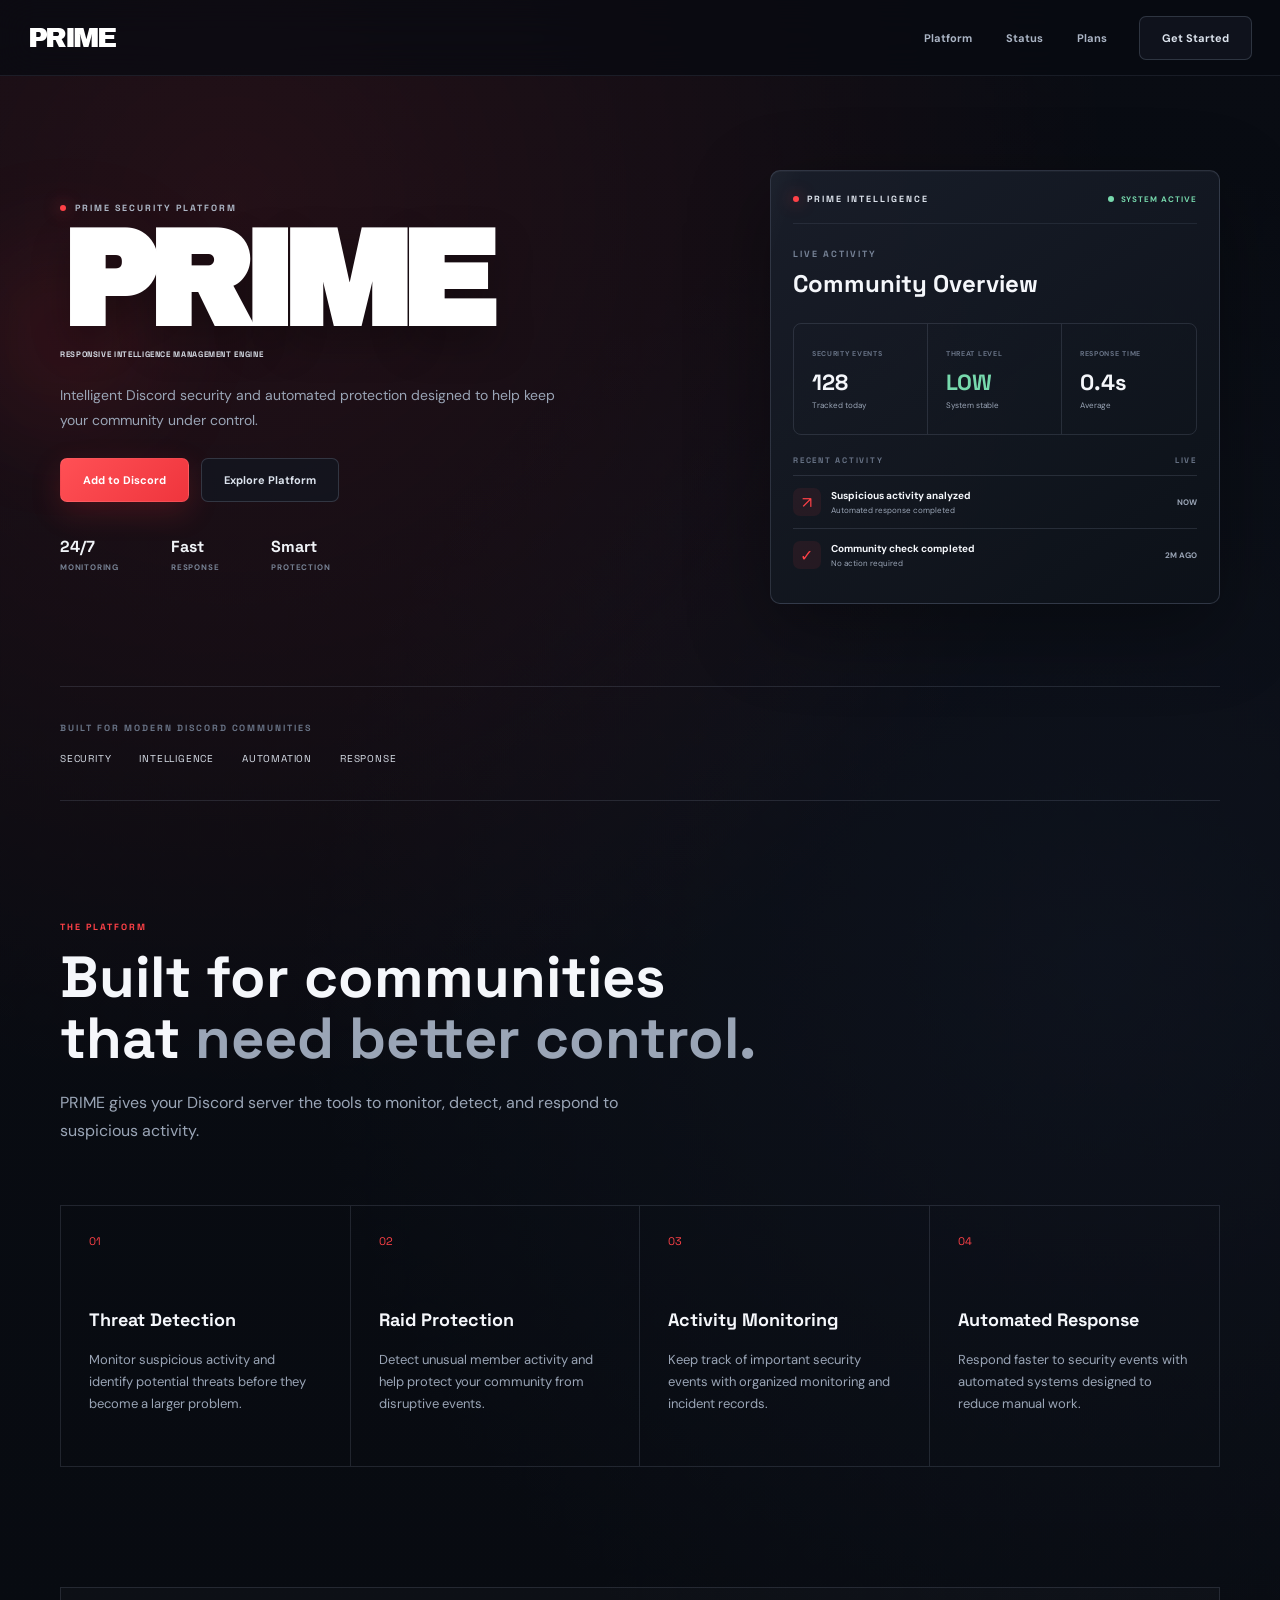
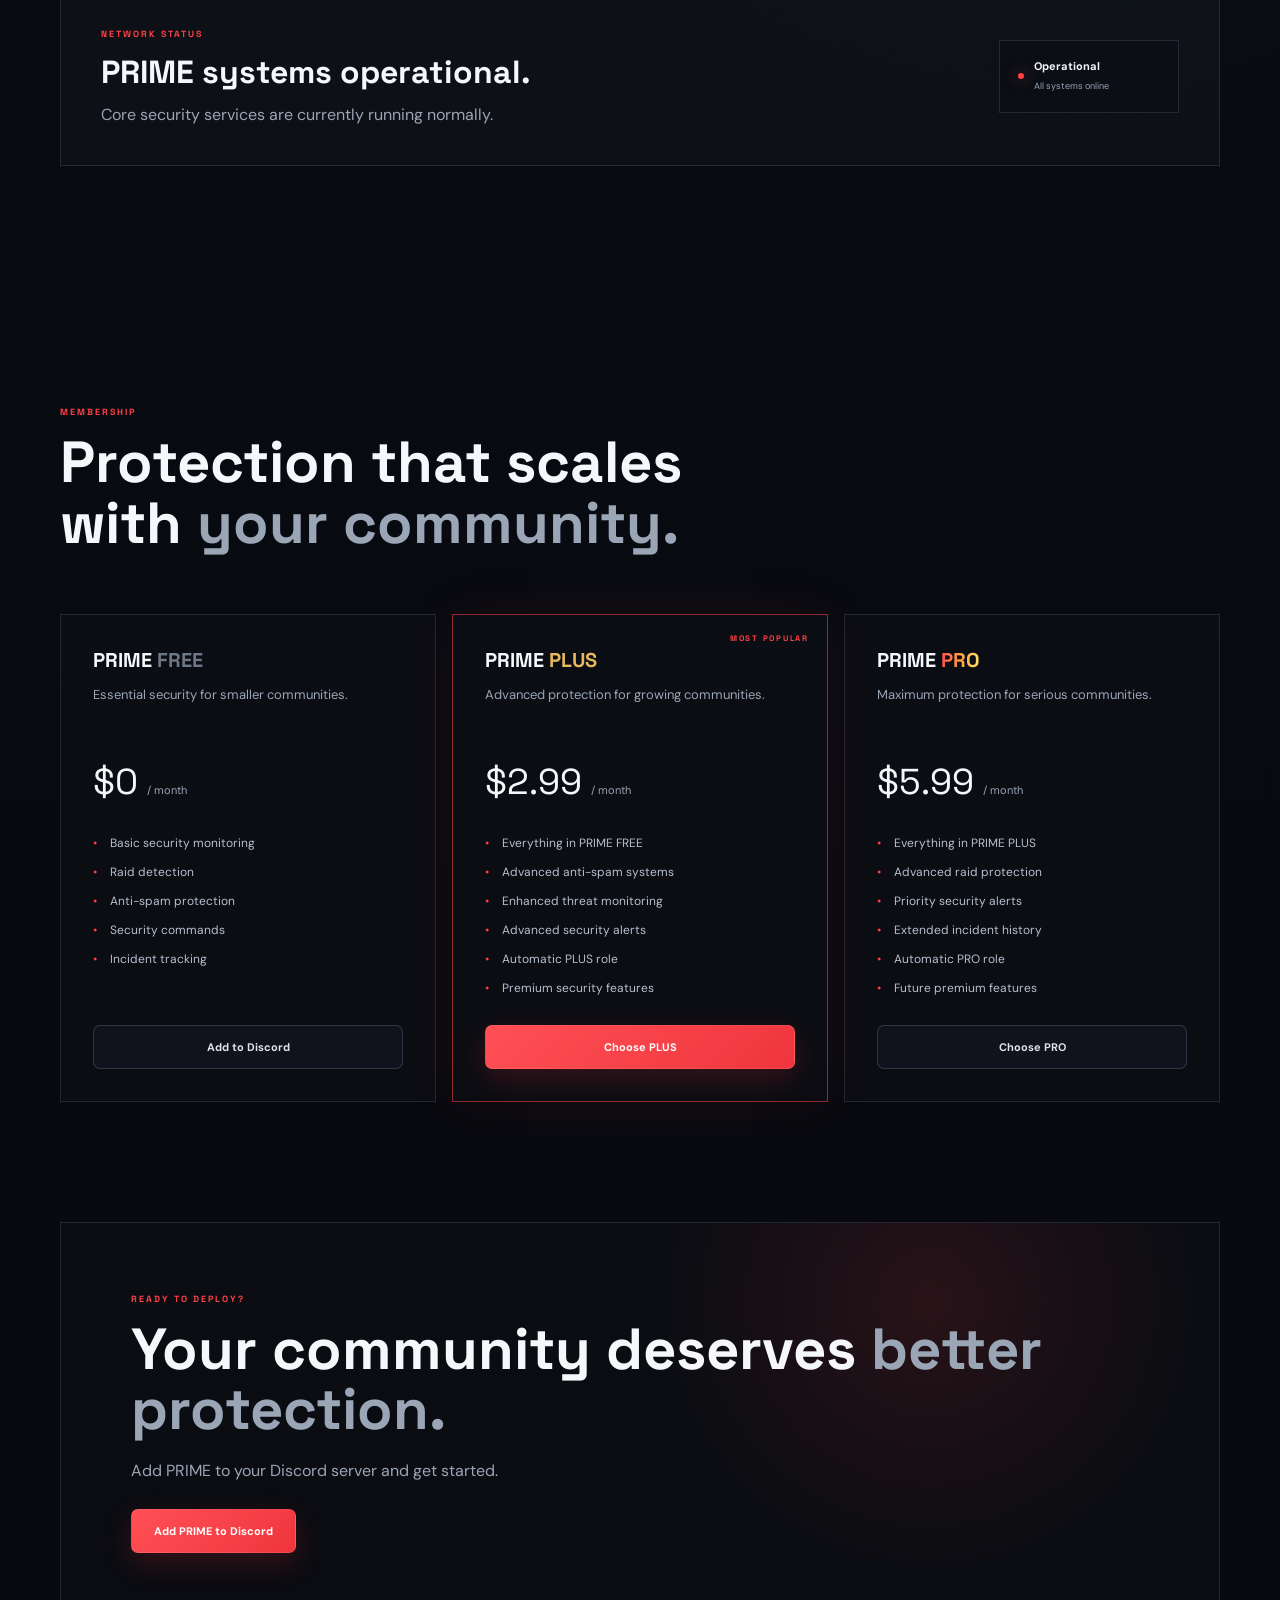
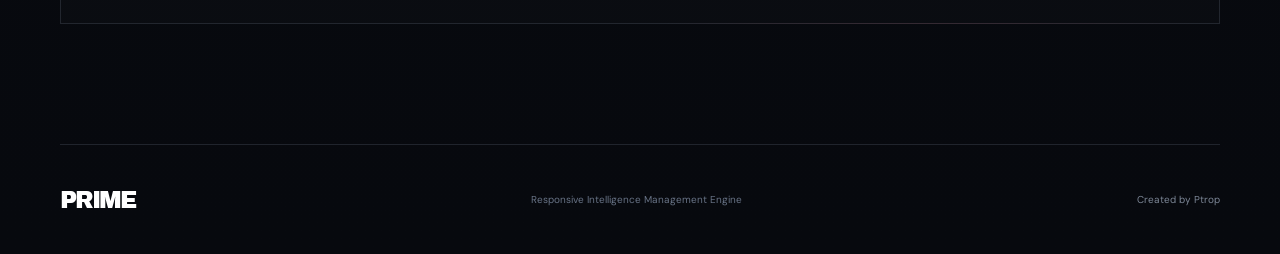
<file: index.html>
<!DOCTYPE html>
<html lang="en">
<head>
    <meta charset="UTF-8">
    <meta name="viewport" content="width=device-width, initial-scale=1.0">

    <title>PRIME | Discord Security</title>

    <link rel="preconnect" href="https://fonts.googleapis.com">
    <link rel="preconnect" href="https://fonts.gstatic.com" crossorigin>

    <link
        href="https://fonts.googleapis.com/css2?family=Archivo+Black&family=DM+Sans:wght@400;500;600;700&family=Space+Grotesk:wght@400;500;600;700&display=swap"
        rel="stylesheet"
    >

    <link rel="stylesheet" href="style.css">
</head>

<body>

    <div class="background-grid"></div>
    <div class="background-glow glow-left"></div>
    <div class="background-glow glow-right"></div>
    <div class="scanline"></div>
    <div id="particles" class="particles" aria-hidden="true"></div>

    <nav>
        <a
            href="#home"
            class="nav-logo"
            aria-label="PRIME Home"
        >
            PRIME
        </a>

        <div class="nav-links">
            <a href="#features">Platform</a>
            <a href="#status">Status</a>
            <a href="#pricing">Plans</a>
        </div>

        <button class="nav-button add-button">
            Get Started
        </button>
    </nav>

    <main id="home">

        <!-- HERO -->

        <section class="hero">

            <div class="hero-content reveal">

                <div class="eyebrow">
                    <span class="eyebrow-dot"></span>
                    PRIME SECURITY PLATFORM
                </div>

                <h1 class="prime-title">
                    PRIME
                </h1>

                <div class="hero-subtitle">
                    RESPONSIVE INTELLIGENCE MANAGEMENT ENGINE
                </div>

                <p class="hero-description">
                    Intelligent Discord security and automated protection designed
                    to help keep your community under control.
                </p>

                <div class="hero-buttons">

                    <button class="primary-button add-button">
                        Add to Discord
                    </button>

                    <a
                        href="#features"
                        class="secondary-button"
                    >
                        Explore Platform
                    </a>

                </div>

                <div class="hero-stats">

                    <div class="stat">
                        <strong>24/7</strong>
                        <span>Monitoring</span>
                    </div>

                    <div class="stat">
                        <strong>Fast</strong>
                        <span>Response</span>
                    </div>

                    <div class="stat">
                        <strong>Smart</strong>
                        <span>Protection</span>
                    </div>

                </div>

            </div>


            <!-- DASHBOARD -->

            <div class="dashboard-wrap reveal">

                <div class="dashboard-card">

                    <div class="dashboard-sweep"></div>

                    <div class="dashboard-top">

                        <div class="dashboard-brand">
                            <span class="dashboard-brand-dot"></span>
                            PRIME INTELLIGENCE
                        </div>

                        <div class="system-active">
                            <span class="live-ping"></span>
                            SYSTEM ACTIVE
                        </div>

                    </div>

                    <div class="dashboard-label">
                        LIVE ACTIVITY
                    </div>

                    <h2 class="dashboard-title">
                        Community Overview
                    </h2>


                    <div class="dashboard-metrics">

                        <div class="metric">

                            <span class="metric-label">
                                SECURITY EVENTS
                            </span>

                            <strong
                                class="metric-value counter"
                                data-target="128"
                            >
                                128
                            </strong>

                            <span class="metric-sub">
                                Tracked today
                            </span>

                        </div>


                        <div class="metric">

                            <span class="metric-label">
                                THREAT LEVEL
                            </span>

                            <strong class="metric-value low">
                                LOW
                            </strong>

                            <span class="metric-sub">
                                System stable
                            </span>

                        </div>


                        <div class="metric">

                            <span class="metric-label">
                                RESPONSE TIME
                            </span>

                            <strong class="metric-value">
                                0.4s
                            </strong>

                            <span class="metric-sub">
                                Average
                            </span>

                        </div>

                    </div>


                    <div class="activity-section">

                        <div class="activity-heading">
                            <span>RECENT ACTIVITY</span>
                            <span>LIVE</span>
                        </div>


                        <div class="activity-row">

                            <div class="activity-icon">
                                ↗
                            </div>

                            <div class="activity-info">

                                <strong class="activity-name">
                                    Suspicious activity analyzed
                                </strong>

                                <span class="activity-sub">
                                    Automated response completed
                                </span>

                            </div>

                            <span class="activity-time">
                                NOW
                            </span>

                        </div>


                        <div class="activity-row">

                            <div class="activity-icon">
                                ✓
                            </div>

                            <div class="activity-info">

                                <strong class="activity-name">
                                    Community check completed
                                </strong>

                                <span class="activity-sub">
                                    No action required
                                </span>

                            </div>

                            <span class="activity-time">
                                2M AGO
                            </span>

                        </div>

                    </div>

                </div>

            </div>

        </section>


        <!-- TRUST -->

        <section class="trust-section reveal">

            <span class="trust-label">
                BUILT FOR MODERN DISCORD COMMUNITIES
            </span>

            <div class="trust-items">
                <span>SECURITY</span>
                <span>INTELLIGENCE</span>
                <span>AUTOMATION</span>
                <span>RESPONSE</span>
            </div>

        </section>


        <!-- FEATURES -->

        <section
            id="features"
            class="features"
        >

            <div class="section-header reveal">

                <div class="section-kicker">
                    THE PLATFORM
                </div>

                <h2>
                    Built for communities that
                    <span>need better control.</span>
                </h2>

                <p>
                    PRIME gives your Discord server the tools to monitor,
                    detect, and respond to suspicious activity.
                </p>

            </div>


            <div class="feature-grid">


                <article class="feature-card reveal">

                    <div class="feature-number">
                        01
                    </div>

                    <h3>
                        Threat Detection
                    </h3>

                    <p>
                        Monitor suspicious activity and identify potential
                        threats before they become a larger problem.
                    </p>

                </article>


                <article class="feature-card reveal">

                    <div class="feature-number">
                        02
                    </div>

                    <h3>
                        Raid Protection
                    </h3>

                    <p>
                        Detect unusual member activity and help protect
                        your community from disruptive events.
                    </p>

                </article>


                <article class="feature-card reveal">

                    <div class="feature-number">
                        03
                    </div>

                    <h3>
                        Activity Monitoring
                    </h3>

                    <p>
                        Keep track of important security events with
                        organized monitoring and incident records.
                    </p>

                </article>


                <article class="feature-card reveal">

                    <div class="feature-number">
                        04
                    </div>

                    <h3>
                        Automated Response
                    </h3>

                    <p>
                        Respond faster to security events with automated
                        systems designed to reduce manual work.
                    </p>

                </article>


            </div>

        </section>


        <!-- STATUS -->

        <section
            id="status"
            class="status-section reveal"
        >

            <div class="status-card">

                <div class="status-left">

                    <div class="section-kicker">
                        NETWORK STATUS
                    </div>

                    <h2>
                        PRIME systems operational.
                    </h2>

                    <p>
                        Core security services are currently running normally.
                    </p>

                </div>


                <div class="status-indicator">

                    <div class="status-dot"></div>

                    <div>

                        <strong>
                            Operational
                        </strong>

                        <span>
                            All systems online
                        </span>

                    </div>

                </div>

            </div>

        </section>


        <!-- PRICING -->

        <section
            id="pricing"
            class="pricing"
        >

            <div class="section-header reveal">

                <div class="section-kicker">
                    MEMBERSHIP
                </div>

                <h2>
                    Protection that scales with
                    <span>your community.</span>
                </h2>

            </div>


            <div class="pricing-grid">


                <!-- FREE -->

                <article class="plan-card reveal">

                    <div class="plan-top">

                        <h3 class="plan-name prime-free">
                            PRIME <span>FREE</span>
                        </h3>

                        <p>
                            Essential security for smaller communities.
                        </p>

                    </div>


                    <div class="price">
                        $0 <span>/ month</span>
                    </div>


                    <ul>
                        <li>Basic security monitoring</li>
                        <li>Raid detection</li>
                        <li>Anti-spam protection</li>
                        <li>Security commands</li>
                        <li>Incident tracking</li>
                    </ul>


                    <button class="plan-button free-button add-button">
                        Add to Discord
                    </button>

                </article>


                <!-- PLUS -->

                <article class="plan-card popular reveal">

                    <div class="plan-tag">
                        MOST POPULAR
                    </div>


                    <div class="plan-top">

                        <h3 class="plan-name prime-plus">
                            PRIME <span>PLUS</span>
                        </h3>

                        <p>
                            Advanced protection for growing communities.
                        </p>

                    </div>


                    <div class="price">
                        $2.99 <span>/ month</span>
                    </div>


                    <ul>
                        <li>Everything in PRIME FREE</li>
                        <li>Advanced anti-spam systems</li>
                        <li>Enhanced threat monitoring</li>
                        <li>Advanced security alerts</li>
                        <li>Automatic PLUS role</li>
                        <li>Premium security features</li>
                    </ul>


                    <button
                        class="plan-button plus-button plan-select"
                        data-plan="PRIME PLUS"
                    >
                        Choose PLUS
                    </button>

                </article>


                <!-- PRO -->

                <article class="plan-card reveal">

                    <div class="plan-top">

                        <h3 class="plan-name prime-pro">
                            PRIME <span>PRO</span>
                        </h3>

                        <p>
                            Maximum protection for serious communities.
                        </p>

                    </div>


                    <div class="price">
                        $5.99 <span>/ month</span>
                    </div>


                    <ul>
                        <li>Everything in PRIME PLUS</li>
                        <li>Advanced raid protection</li>
                        <li>Priority security alerts</li>
                        <li>Extended incident history</li>
                        <li>Automatic PRO role</li>
                        <li>Future premium features</li>
                    </ul>


                    <button
                        class="plan-button pro-button plan-select"
                        data-plan="PRIME PRO"
                    >
                        Choose PRO
                    </button>

                </article>


            </div>

        </section>


        <!-- FINAL CTA -->

        <section class="final-cta reveal">

            <div class="cta-box">

                <div class="section-kicker">
                    READY TO DEPLOY?
                </div>

                <h2>
                    Your community deserves
                    <span>better protection.</span>
                </h2>

                <p>
                    Add PRIME to your Discord server and get started.
                </p>

                <button class="primary-button add-button">
                    Add PRIME to Discord
                </button>

            </div>

        </section>

    </main>


    <!-- MODAL -->

    <div
        id="messageModal"
        class="modal hidden"
        aria-hidden="true"
    >

        <div
            class="modal-content"
            role="dialog"
            aria-modal="true"
        >

            <button
                id="closeModal"
                class="close-button"
                aria-label="Close"
            >
                ×
            </button>


            <div class="modal-kicker">
                PRIME
            </div>


            <h2 id="modalTitle">
                PRIME
            </h2>


            <p id="modalText"></p>


            <button
                id="modalButton"
                class="primary-button"
            >
                Continue
            </button>

        </div>

    </div>


    <!-- FOOTER -->

    <footer>

        <div class="footer-logo">
            PRIME
        </div>

        <p>
            Responsive Intelligence Management Engine
        </p>

        <p class="footer-credit">
            Created by Ptrop
        </p>

    </footer>


    <script src="script.js"></script>

</body>
</html>
</file>
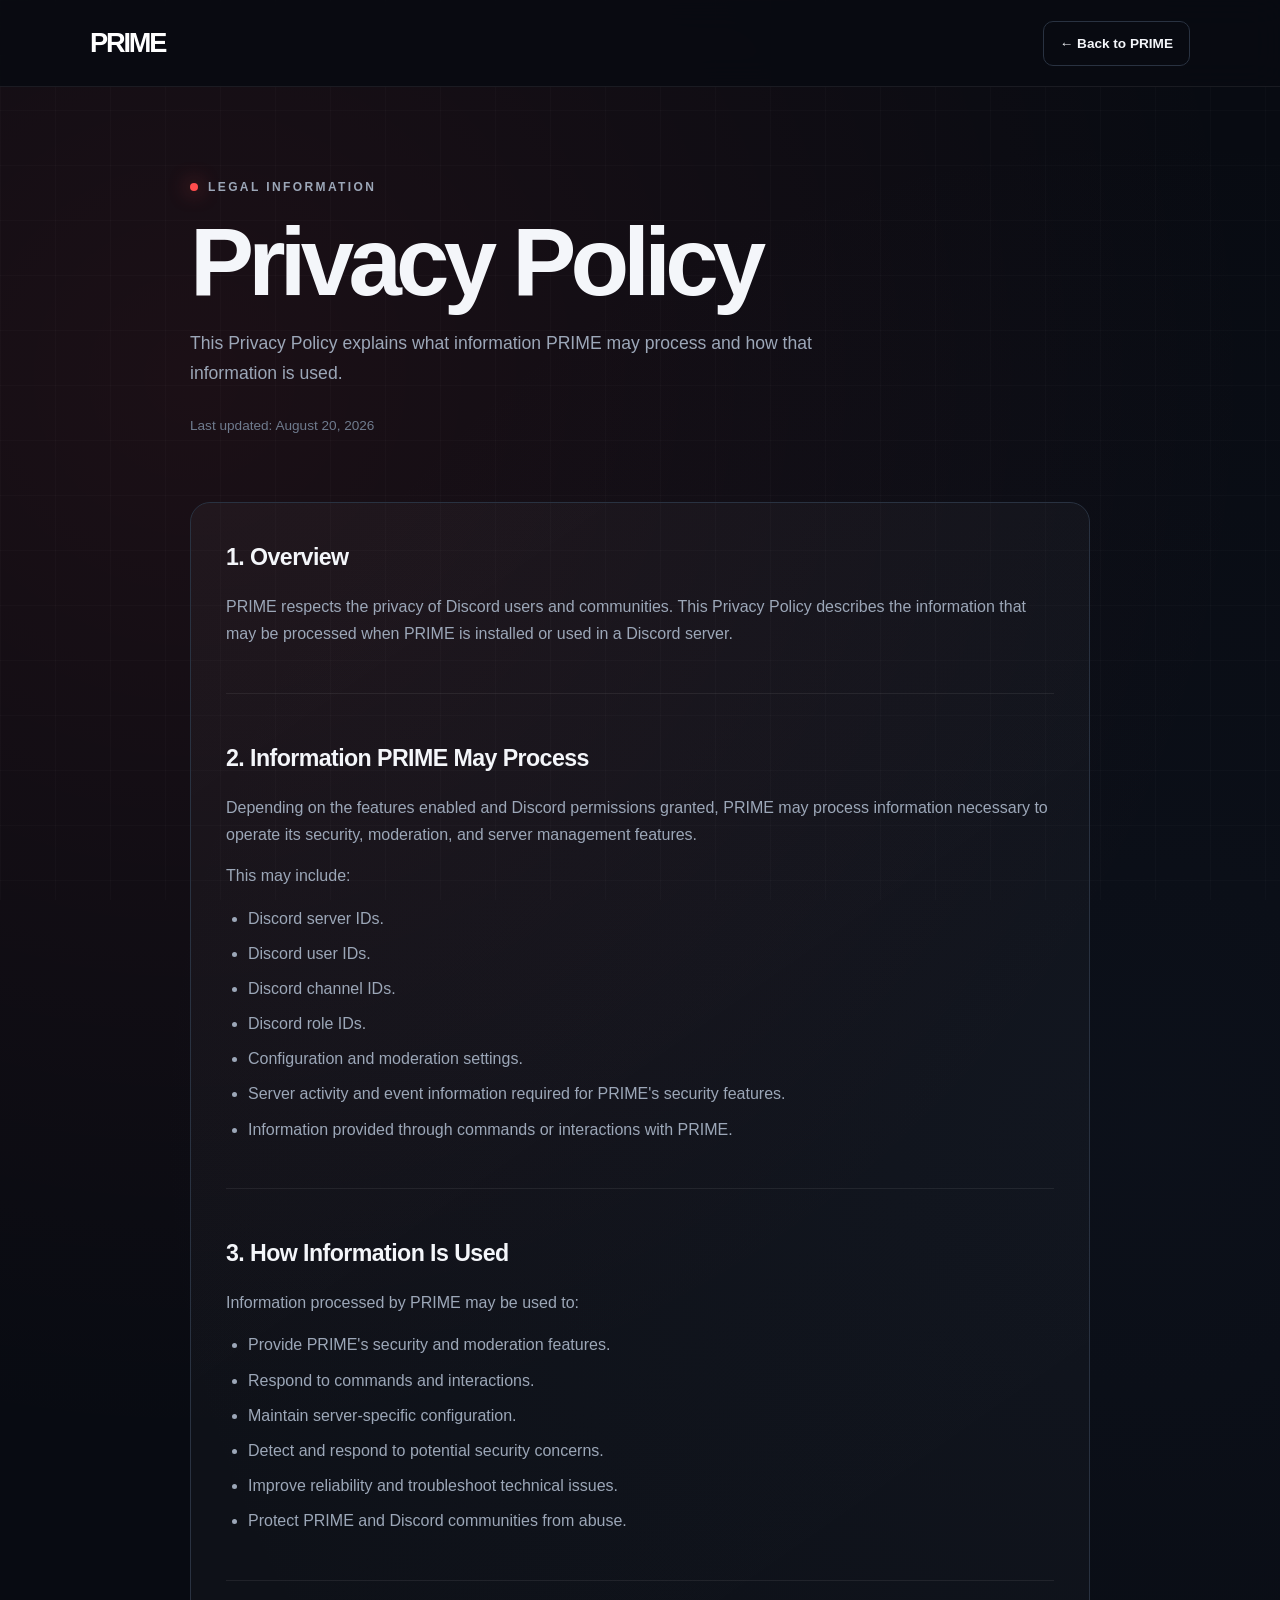
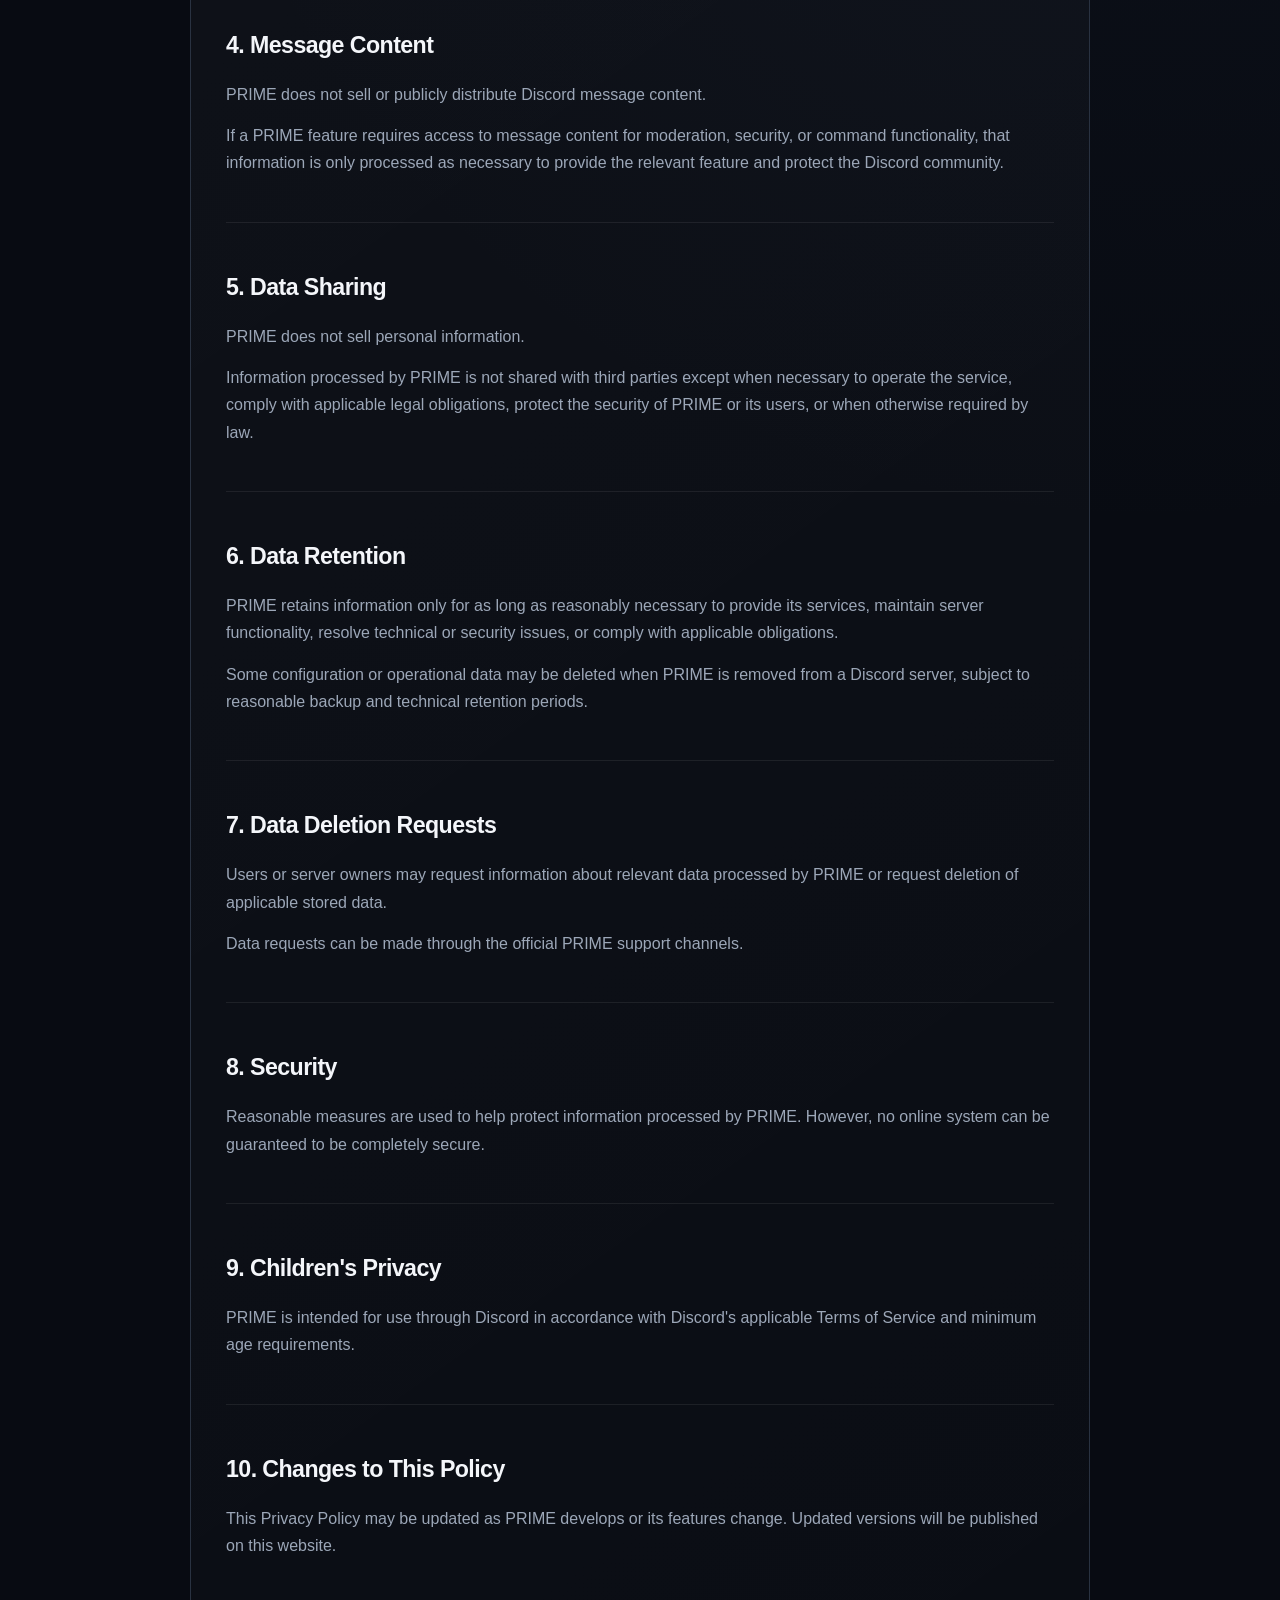
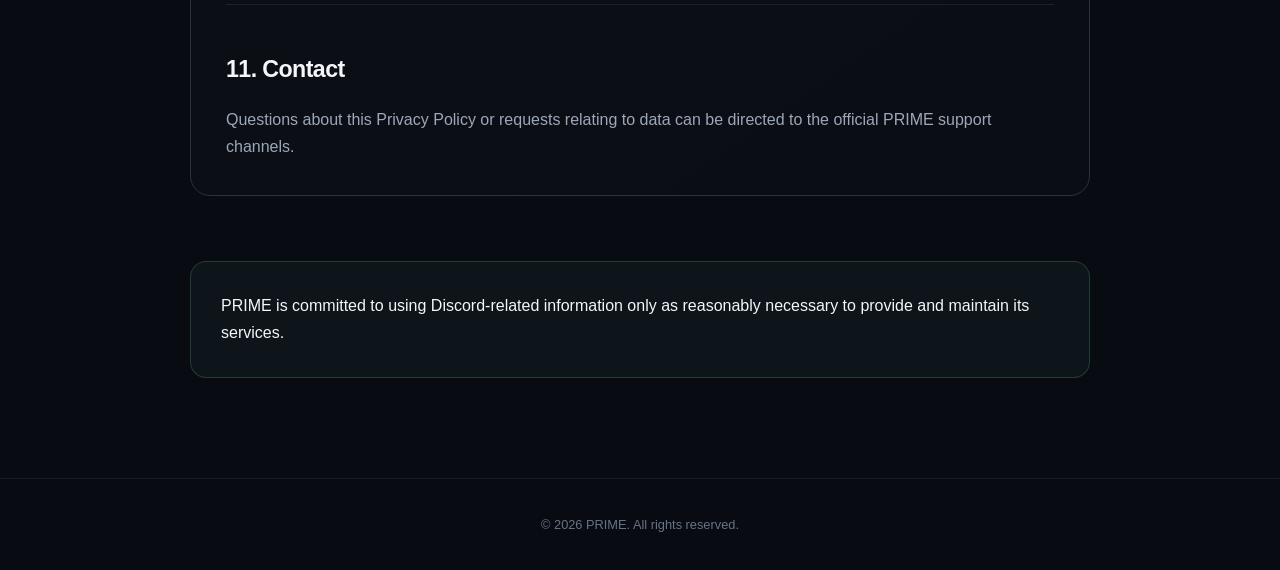
<file: privacy.html>
<!DOCTYPE html>
<html lang="en">
<head>
    <meta charset="UTF-8">
    <meta name="viewport" content="width=device-width, initial-scale=1.0">

    <title>Privacy Policy | PRIME</title>

    <style>
        :root {
            --background: #080b12;
            --surface: #10151f;
            --surface-light: #151c28;
            --border: #293241;
            --text: #f4f6fa;
            --muted: #9ca7b8;
            --red: #ff4d4d;
            --green: #71d6b1;
        }

        * {
            box-sizing: border-box;
            margin: 0;
            padding: 0;
        }

        html {
            scroll-behavior: smooth;
        }

        body {
            min-height: 100vh;
            background:
                radial-gradient(
                    circle at 15% 10%,
                    rgba(255, 70, 70, 0.08),
                    transparent 30%
                ),
                radial-gradient(
                    circle at 90% 30%,
                    rgba(60, 80, 120, 0.08),
                    transparent 35%
                ),
                var(--background);

            color: var(--text);
            font-family:
                Inter,
                Arial,
                sans-serif;

            line-height: 1.7;
        }

        body::before {
            content: "";
            position: fixed;
            inset: 0;

            background-image:
                linear-gradient(
                    rgba(255, 255, 255, 0.018) 1px,
                    transparent 1px
                ),
                linear-gradient(
                    90deg,
                    rgba(255, 255, 255, 0.018) 1px,
                    transparent 1px
                );

            background-size: 55px 55px;
            pointer-events: none;
        }

        header {
            position: sticky;
            top: 0;
            z-index: 10;

            display: flex;
            align-items: center;
            justify-content: space-between;

            width: 100%;
            padding: 20px max(24px, calc((100% - 1100px) / 2));

            background: rgba(8, 11, 18, 0.88);
            backdrop-filter: blur(16px);

            border-bottom:
                1px solid rgba(255, 255, 255, 0.07);
        }

        .logo {
            color: white;
            text-decoration: none;

            font-size: 1.7rem;
            font-weight: 900;
            letter-spacing: -0.08em;
        }

        .back-button {
            color: var(--text);
            text-decoration: none;

            padding: 10px 16px;

            border:
                1px solid var(--border);

            border-radius: 10px;

            font-size: 0.85rem;
            font-weight: 700;

            transition:
                transform 0.2s ease,
                background 0.2s ease,
                border-color 0.2s ease;
        }

        .back-button:hover {
            transform: translateY(-2px);

            background: rgba(255, 255, 255, 0.05);
            border-color: rgba(255, 255, 255, 0.25);
        }

        main {
            position: relative;

            width: min(900px, calc(100% - 40px));

            margin: 0 auto;

            padding: 90px 0 100px;
        }

        .eyebrow {
            display: flex;
            align-items: center;
            gap: 10px;

            color: var(--muted);

            margin-bottom: 18px;

            font-size: 0.75rem;
            font-weight: 800;
            letter-spacing: 0.2em;
            text-transform: uppercase;
        }

        .dot {
            width: 8px;
            height: 8px;

            border-radius: 50%;

            background: var(--red);

            box-shadow:
                0 0 20px rgba(255, 77, 77, 0.8);
        }

        h1 {
            max-width: 700px;

            margin-bottom: 22px;

            font-size:
                clamp(
                    3rem,
                    8vw,
                    6rem
                );

            line-height: 0.95;
            letter-spacing: -0.06em;
        }

        .subtitle {
            max-width: 700px;

            color: var(--muted);

            font-size: 1.1rem;
        }

        .updated {
            margin-top: 25px;

            color: #6f7b8e;

            font-size: 0.85rem;
        }

        .content {
            margin-top: 65px;

            padding: 35px;

            background:
                linear-gradient(
                    145deg,
                    rgba(255, 255, 255, 0.035),
                    rgba(255, 255, 255, 0.01)
                );

            border:
                1px solid var(--border);

            border-radius: 20px;
        }

        section + section {
            margin-top: 45px;

            padding-top: 45px;

            border-top:
                1px solid rgba(255, 255, 255, 0.07);
        }

        h2 {
            margin-bottom: 16px;

            font-size: 1.45rem;
            letter-spacing: -0.025em;
        }

        p {
            color: var(--muted);
        }

        p + p {
            margin-top: 14px;
        }

        ul {
            margin-top: 15px;
            padding-left: 22px;

            color: var(--muted);
        }

        li + li {
            margin-top: 8px;
        }

        a {
            color: var(--text);
        }

        .highlight {
            color: var(--text);
        }

        .contact {
            margin-top: 65px;

            padding: 30px;

            background: rgba(113, 214, 177, 0.05);

            border:
                1px solid rgba(113, 214, 177, 0.2);

            border-radius: 16px;
        }

        footer {
            padding: 35px 20px;

            text-align: center;

            color: #687386;

            font-size: 0.8rem;

            border-top:
                1px solid rgba(255, 255, 255, 0.06);
        }

        @media (max-width: 600px) {
            header {
                padding: 16px 20px;
            }

            main {
                width: min(
                    100% - 30px,
                    900px
                );

                padding-top: 65px;
            }

            .content {
                padding: 24px;
                border-radius: 16px;
            }

            .back-button {
                padding: 9px 13px;
                font-size: 0.75rem;
            }
        }
    </style>
</head>

<body>

    <header>
        <a
            href="./"
            class="logo"
            aria-label="Return to PRIME home"
        >
            PRIME
        </a>

        <a
            href="./"
            class="back-button"
        >
            ← Back to PRIME
        </a>
    </header>

    <main>

        <div class="eyebrow">
            <span class="dot"></span>
            Legal Information
        </div>

        <h1>
            Privacy Policy
        </h1>

        <p class="subtitle">
            This Privacy Policy explains what information PRIME may
            process and how that information is used.
        </p>

        <p class="updated">
            Last updated: August 20, 2026
        </p>

        <div class="content">

            <section>
                <h2>1. Overview</h2>

                <p>
                    PRIME respects the privacy of Discord users and
                    communities. This Privacy Policy describes the
                    information that may be processed when PRIME is
                    installed or used in a Discord server.
                </p>
            </section>

            <section>
                <h2>2. Information PRIME May Process</h2>

                <p>
                    Depending on the features enabled and Discord
                    permissions granted, PRIME may process information
                    necessary to operate its security, moderation, and
                    server management features.
                </p>

                <p>
                    This may include:
                </p>

                <ul>
                    <li>Discord server IDs.</li>

                    <li>Discord user IDs.</li>

                    <li>Discord channel IDs.</li>

                    <li>Discord role IDs.</li>

                    <li>Configuration and moderation settings.</li>

                    <li>
                        Server activity and event information required for
                        PRIME's security features.
                    </li>

                    <li>
                        Information provided through commands or interactions
                        with PRIME.
                    </li>
                </ul>
            </section>

            <section>
                <h2>3. How Information Is Used</h2>

                <p>
                    Information processed by PRIME may be used to:
                </p>

                <ul>
                    <li>Provide PRIME's security and moderation features.</li>

                    <li>Respond to commands and interactions.</li>

                    <li>Maintain server-specific configuration.</li>

                    <li>Detect and respond to potential security concerns.</li>

                    <li>Improve reliability and troubleshoot technical issues.</li>

                    <li>Protect PRIME and Discord communities from abuse.</li>
                </ul>
            </section>

            <section>
                <h2>4. Message Content</h2>

                <p>
                    PRIME does not sell or publicly distribute Discord
                    message content.
                </p>

                <p>
                    If a PRIME feature requires access to message content for
                    moderation, security, or command functionality, that
                    information is only processed as necessary to provide the
                    relevant feature and protect the Discord community.
                </p>
            </section>

            <section>
                <h2>5. Data Sharing</h2>

                <p>
                    PRIME does not sell personal information.
                </p>

                <p>
                    Information processed by PRIME is not shared with third
                    parties except when necessary to operate the service,
                    comply with applicable legal obligations, protect the
                    security of PRIME or its users, or when otherwise
                    required by law.
                </p>
            </section>

            <section>
                <h2>6. Data Retention</h2>

                <p>
                    PRIME retains information only for as long as reasonably
                    necessary to provide its services, maintain server
                    functionality, resolve technical or security issues, or
                    comply with applicable obligations.
                </p>

                <p>
                    Some configuration or operational data may be deleted when
                    PRIME is removed from a Discord server, subject to
                    reasonable backup and technical retention periods.
                </p>
            </section>

            <section>
                <h2>7. Data Deletion Requests</h2>

                <p>
                    Users or server owners may request information about
                    relevant data processed by PRIME or request deletion of
                    applicable stored data.
                </p>

                <p>
                    Data requests can be made through the official PRIME
                    support channels.
                </p>
            </section>

            <section>
                <h2>8. Security</h2>

                <p>
                    Reasonable measures are used to help protect information
                    processed by PRIME. However, no online system can be
                    guaranteed to be completely secure.
                </p>
            </section>

            <section>
                <h2>9. Children's Privacy</h2>

                <p>
                    PRIME is intended for use through Discord in accordance
                    with Discord's applicable Terms of Service and minimum
                    age requirements.
                </p>
            </section>

            <section>
                <h2>10. Changes to This Policy</h2>

                <p>
                    This Privacy Policy may be updated as PRIME develops or
                    its features change. Updated versions will be published
                    on this website.
                </p>
            </section>

            <section>
                <h2>11. Contact</h2>

                <p>
                    Questions about this Privacy Policy or requests relating
                    to data can be directed to the official PRIME support
                    channels.
                </p>
            </section>

        </div>

        <div class="contact">
            <p class="highlight">
                PRIME is committed to using Discord-related information only
                as reasonably necessary to provide and maintain its services.
            </p>
        </div>

    </main>

    <footer>
        © 2026 PRIME. All rights reserved.
    </footer>

</body>
</html>
</file>
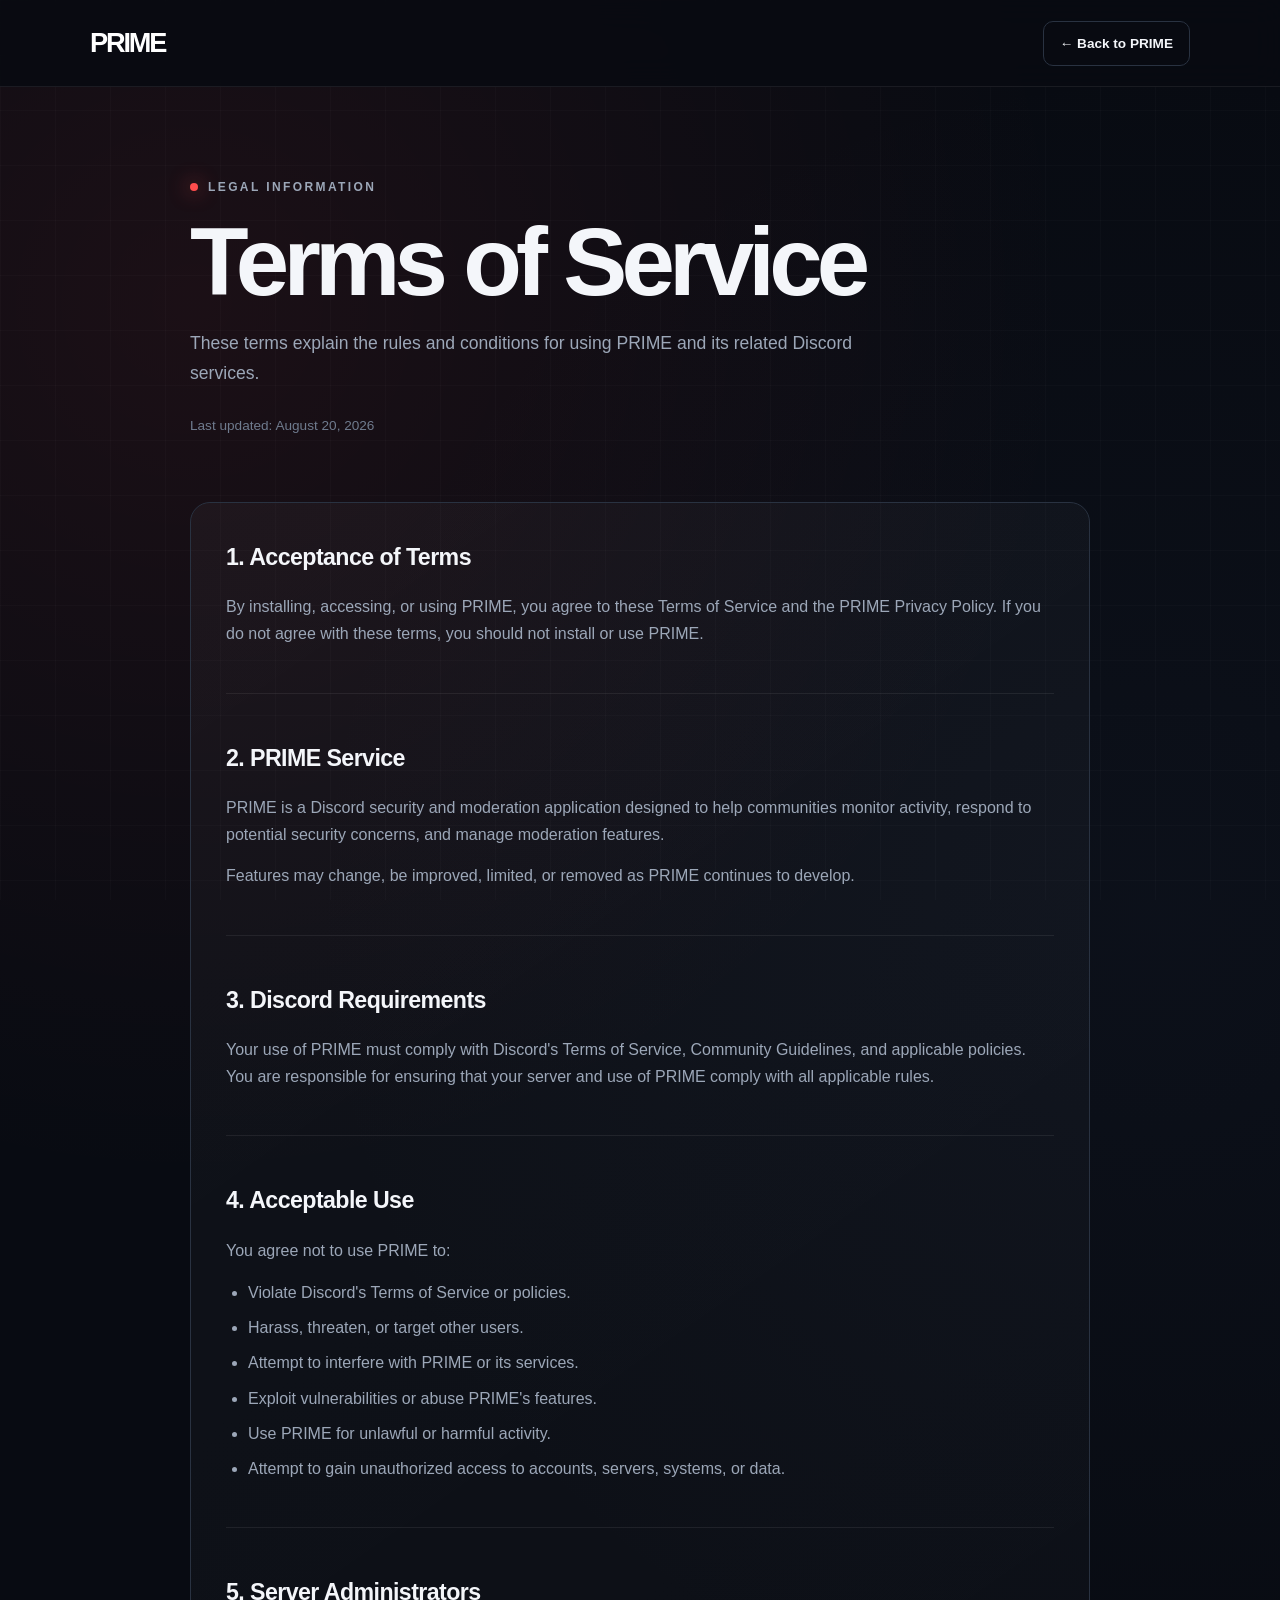
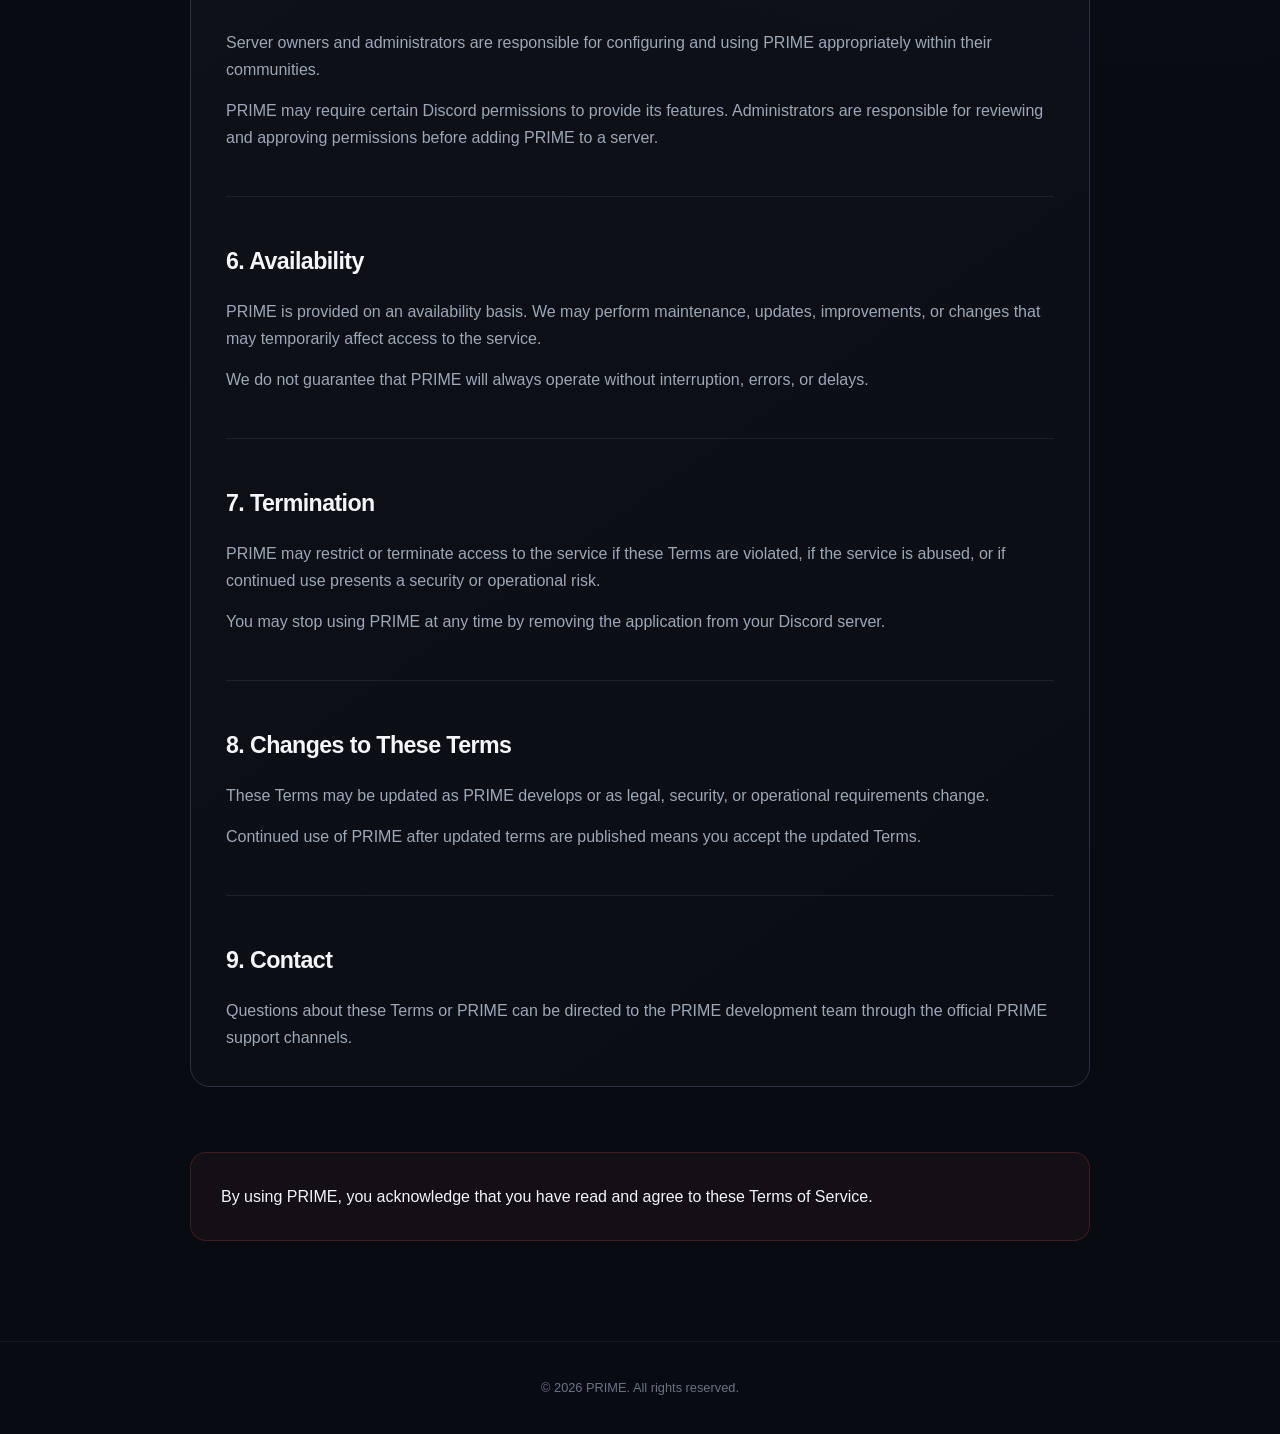
<file: terms.html>
<!DOCTYPE html>
<html lang="en">
<head>
    <meta charset="UTF-8">
    <meta name="viewport" content="width=device-width, initial-scale=1.0">

    <title>Terms of Service | PRIME</title>

    <style>
        :root {
            --background: #080b12;
            --surface: #10151f;
            --surface-light: #151c28;
            --border: #293241;
            --text: #f4f6fa;
            --muted: #9ca7b8;
            --red: #ff4d4d;
            --green: #71d6b1;
        }

        * {
            box-sizing: border-box;
            margin: 0;
            padding: 0;
        }

        html {
            scroll-behavior: smooth;
        }

        body {
            min-height: 100vh;
            background:
                radial-gradient(
                    circle at 15% 10%,
                    rgba(255, 70, 70, 0.08),
                    transparent 30%
                ),
                radial-gradient(
                    circle at 90% 30%,
                    rgba(60, 80, 120, 0.08),
                    transparent 35%
                ),
                var(--background);

            color: var(--text);
            font-family:
                Inter,
                Arial,
                sans-serif;

            line-height: 1.7;
        }

        body::before {
            content: "";
            position: fixed;
            inset: 0;

            background-image:
                linear-gradient(
                    rgba(255, 255, 255, 0.018) 1px,
                    transparent 1px
                ),
                linear-gradient(
                    90deg,
                    rgba(255, 255, 255, 0.018) 1px,
                    transparent 1px
                );

            background-size: 55px 55px;
            pointer-events: none;
        }

        header {
            position: sticky;
            top: 0;
            z-index: 10;

            display: flex;
            align-items: center;
            justify-content: space-between;

            width: 100%;
            padding: 20px max(24px, calc((100% - 1100px) / 2));

            background: rgba(8, 11, 18, 0.88);
            backdrop-filter: blur(16px);

            border-bottom:
                1px solid rgba(255, 255, 255, 0.07);
        }

        .logo {
            color: white;
            text-decoration: none;

            font-size: 1.7rem;
            font-weight: 900;
            letter-spacing: -0.08em;
        }

        .back-button {
            color: var(--text);
            text-decoration: none;

            padding: 10px 16px;

            border:
                1px solid var(--border);

            border-radius: 10px;

            font-size: 0.85rem;
            font-weight: 700;

            transition:
                transform 0.2s ease,
                background 0.2s ease,
                border-color 0.2s ease;
        }

        .back-button:hover {
            transform: translateY(-2px);

            background: rgba(255, 255, 255, 0.05);
            border-color: rgba(255, 255, 255, 0.25);
        }

        main {
            position: relative;

            width: min(900px, calc(100% - 40px));

            margin: 0 auto;

            padding: 90px 0 100px;
        }

        .eyebrow {
            display: flex;
            align-items: center;
            gap: 10px;

            color: var(--muted);

            margin-bottom: 18px;

            font-size: 0.75rem;
            font-weight: 800;
            letter-spacing: 0.2em;
            text-transform: uppercase;
        }

        .dot {
            width: 8px;
            height: 8px;

            border-radius: 50%;

            background: var(--red);

            box-shadow:
                0 0 20px rgba(255, 77, 77, 0.8);
        }

        h1 {
            max-width: 700px;

            margin-bottom: 22px;

            font-size:
                clamp(
                    3rem,
                    8vw,
                    6rem
                );

            line-height: 0.95;
            letter-spacing: -0.06em;
        }

        .subtitle {
            max-width: 700px;

            color: var(--muted);

            font-size: 1.1rem;
        }

        .updated {
            margin-top: 25px;

            color: #6f7b8e;

            font-size: 0.85rem;
        }

        .content {
            margin-top: 65px;

            padding: 35px;

            background:
                linear-gradient(
                    145deg,
                    rgba(255, 255, 255, 0.035),
                    rgba(255, 255, 255, 0.01)
                );

            border:
                1px solid var(--border);

            border-radius: 20px;
        }

        section + section {
            margin-top: 45px;

            padding-top: 45px;

            border-top:
                1px solid rgba(255, 255, 255, 0.07);
        }

        h2 {
            margin-bottom: 16px;

            font-size: 1.45rem;
            letter-spacing: -0.025em;
        }

        p {
            color: var(--muted);
        }

        p + p {
            margin-top: 14px;
        }

        ul {
            margin-top: 15px;
            padding-left: 22px;

            color: var(--muted);
        }

        li + li {
            margin-top: 8px;
        }

        a {
            color: var(--text);
        }

        .highlight {
            color: var(--text);
        }

        .contact {
            margin-top: 65px;

            padding: 30px;

            background: rgba(255, 77, 77, 0.05);

            border:
                1px solid rgba(255, 77, 77, 0.2);

            border-radius: 16px;
        }

        footer {
            padding: 35px 20px;

            text-align: center;

            color: #687386;

            font-size: 0.8rem;

            border-top:
                1px solid rgba(255, 255, 255, 0.06);
        }

        @media (max-width: 600px) {
            header {
                padding: 16px 20px;
            }

            main {
                width: min(
                    100% - 30px,
                    900px
                );

                padding-top: 65px;
            }

            .content {
                padding: 24px;
                border-radius: 16px;
            }

            .back-button {
                padding: 9px 13px;
                font-size: 0.75rem;
            }
        }
    </style>
</head>

<body>

    <header>
        <a
            href="./"
            class="logo"
            aria-label="Return to PRIME home"
        >
            PRIME
        </a>

        <a
            href="./"
            class="back-button"
        >
            ← Back to PRIME
        </a>
    </header>

    <main>

        <div class="eyebrow">
            <span class="dot"></span>
            Legal Information
        </div>

        <h1>
            Terms of Service
        </h1>

        <p class="subtitle">
            These terms explain the rules and conditions for using
            PRIME and its related Discord services.
        </p>

        <p class="updated">
            Last updated: August 20, 2026
        </p>

        <div class="content">

            <section>
                <h2>1. Acceptance of Terms</h2>

                <p>
                    By installing, accessing, or using PRIME, you agree
                    to these Terms of Service and the PRIME Privacy Policy.
                    If you do not agree with these terms, you should not
                    install or use PRIME.
                </p>
            </section>

            <section>
                <h2>2. PRIME Service</h2>

                <p>
                    PRIME is a Discord security and moderation application
                    designed to help communities monitor activity, respond
                    to potential security concerns, and manage moderation
                    features.
                </p>

                <p>
                    Features may change, be improved, limited, or removed
                    as PRIME continues to develop.
                </p>
            </section>

            <section>
                <h2>3. Discord Requirements</h2>

                <p>
                    Your use of PRIME must comply with Discord's Terms of
                    Service, Community Guidelines, and applicable policies.
                    You are responsible for ensuring that your server and
                    use of PRIME comply with all applicable rules.
                </p>
            </section>

            <section>
                <h2>4. Acceptable Use</h2>

                <p>
                    You agree not to use PRIME to:
                </p>

                <ul>
                    <li>Violate Discord's Terms of Service or policies.</li>

                    <li>Harass, threaten, or target other users.</li>

                    <li>Attempt to interfere with PRIME or its services.</li>

                    <li>Exploit vulnerabilities or abuse PRIME's features.</li>

                    <li>Use PRIME for unlawful or harmful activity.</li>

                    <li>
                        Attempt to gain unauthorized access to accounts,
                        servers, systems, or data.
                    </li>
                </ul>
            </section>

            <section>
                <h2>5. Server Administrators</h2>

                <p>
                    Server owners and administrators are responsible for
                    configuring and using PRIME appropriately within their
                    communities.
                </p>

                <p>
                    PRIME may require certain Discord permissions to provide
                    its features. Administrators are responsible for reviewing
                    and approving permissions before adding PRIME to a server.
                </p>
            </section>

            <section>
                <h2>6. Availability</h2>

                <p>
                    PRIME is provided on an availability basis. We may perform
                    maintenance, updates, improvements, or changes that may
                    temporarily affect access to the service.
                </p>

                <p>
                    We do not guarantee that PRIME will always operate without
                    interruption, errors, or delays.
                </p>
            </section>

            <section>
                <h2>7. Termination</h2>

                <p>
                    PRIME may restrict or terminate access to the service if
                    these Terms are violated, if the service is abused, or if
                    continued use presents a security or operational risk.
                </p>

                <p>
                    You may stop using PRIME at any time by removing the
                    application from your Discord server.
                </p>
            </section>

            <section>
                <h2>8. Changes to These Terms</h2>

                <p>
                    These Terms may be updated as PRIME develops or as legal,
                    security, or operational requirements change.
                </p>

                <p>
                    Continued use of PRIME after updated terms are published
                    means you accept the updated Terms.
                </p>
            </section>

            <section>
                <h2>9. Contact</h2>

                <p>
                    Questions about these Terms or PRIME can be directed to
                    the PRIME development team through the official PRIME
                    support channels.
                </p>
            </section>

        </div>

        <div class="contact">
            <p class="highlight">
                By using PRIME, you acknowledge that you have read and
                agree to these Terms of Service.
            </p>
        </div>

    </main>

    <footer>
        © 2026 PRIME. All rights reserved.
    </footer>

</body>
</html>
</file>
<file: style.css>
:root {
    --bg: #080b11;
    --bg-deep: #05070b;
    --panel: rgba(17, 22, 31, 0.82);
    --panel-solid: #11161f;
    --panel-soft: #151b25;
    --line: rgba(160, 175, 198, 0.16);
    --line-strong: rgba(190, 205, 225, 0.28);
    --text: #f5f7fb;
    --muted: #9aa5b6;
    --dim: #687386;
    --red: #ff4147;
    --red-bright: #ff5960;
    --green: #77d9ad;
    --white: #ffffff;
}

* {
    box-sizing: border-box;
}

html {
    scroll-behavior: smooth;
    background: var(--bg-deep);
}

body {
    min-width: 320px;
    margin: 0;
    overflow-x: hidden;
    background:
        radial-gradient(circle at 18% 6%, rgba(255, 52, 61, 0.11), transparent 26%),
        radial-gradient(circle at 86% 28%, rgba(78, 102, 157, 0.08), transparent 30%),
        linear-gradient(180deg, #090c13 0%, #080b11 48%, #07090e 100%);
    color: var(--text);
    font-family: "DM Sans", Arial, sans-serif;
    -webkit-font-smoothing: antialiased;
}

body.modal-open {
    overflow: hidden;
}

button,
a {
    font: inherit;
}

button {
    cursor: pointer;
}

button:focus-visible,
a:focus-visible {
    outline: 2px solid rgba(255, 255, 255, 0.75);
    outline-offset: 4px;
}

/* ANIMATED BACKGROUND */

.background-grid,
.background-glow,
.scanline,
.particles {
    pointer-events: none;
    position: fixed;
}

.background-grid {
    inset: 0;
    z-index: -6;
    opacity: 0.42;
    background-image:
        linear-gradient(rgba(136, 151, 177, 0.035) 1px, transparent 1px),
        linear-gradient(90deg, rgba(136, 151, 177, 0.035) 1px, transparent 1px);
    background-size: 52px 52px;
    mask-image: linear-gradient(
        to bottom,
        black,
        rgba(0, 0, 0, 0.55) 60%,
        transparent
    );
    animation: gridDrift 18s linear infinite;
}

.background-glow {
    z-index: -5;
    width: 55vw;
    height: 55vw;
    border-radius: 50%;
    filter: blur(85px);
    opacity: 0.28;
    animation: glowFloat 14s ease-in-out infinite alternate;
}

.glow-left {
    top: 80px;
    left: -30vw;
    background: rgba(255, 48, 58, 0.22);
}

.glow-right {
    top: 230px;
    right: -34vw;
    background: rgba(65, 93, 158, 0.16);
    animation-delay: -7s;
}

.scanline {
    top: -30vh;
    left: 0;
    width: 100%;
    height: 26vh;
    z-index: -4;
    opacity: 0.28;
    background: linear-gradient(
        to bottom,
        transparent,
        rgba(255, 255, 255, 0.025),
        transparent
    );
    animation: scanDown 12s linear infinite;
}

.particles {
    inset: 0;
    z-index: -3;
    overflow: hidden;
}

.particle {
    position: absolute;
    bottom: -16px;
    width: 2px;
    height: 2px;
    border-radius: 50%;
    background: rgba(255, 255, 255, 0.8);
    box-shadow: 0 0 8px rgba(255, 72, 79, 0.55);
    animation-name: particleRise;
    animation-timing-function: linear;
    animation-iteration-count: infinite;
}

/* NAVIGATION */

nav {
    position: sticky;
    top: 0;
    z-index: 100;
    width: 100%;
    height: 76px;
    padding: 0 max(28px, calc((100vw - 1400px) / 2));
    display: flex;
    align-items: center;
    border-bottom: 1px solid rgba(165, 181, 205, 0.11);
    background: rgba(8, 11, 17, 0.72);
    backdrop-filter: blur(18px);
    -webkit-backdrop-filter: blur(18px);
}

.nav-logo {
    color: #fff;
    text-decoration: none;
    font-family: "Archivo Black", Impact, sans-serif;
    font-size: 28px;
    line-height: 1;
    letter-spacing: -0.09em;
    text-shadow: none;
    transition: opacity 0.2s ease, transform 0.2s ease;
}

.nav-logo:hover {
    opacity: 0.82;
    transform: translateY(-1px);
}

.nav-links {
    display: flex;
    align-items: center;
    gap: 34px;
    margin-left: auto;
    margin-right: 32px;
}

.nav-links a {
    color: #aab4c4;
    font-size: 11px;
    font-weight: 700;
    text-decoration: none;
}

.nav-links a:hover {
    color: #fff;
}

.nav-button,
.primary-button,
.secondary-button,
.plan-button {
    min-height: 44px;
    padding: 0 22px;
    border-radius: 7px;
    font-size: 11px;
    font-weight: 700;
    text-decoration: none;
    display: inline-flex;
    align-items: center;
    justify-content: center;
    transition: 0.25s ease;
}

.nav-button,
.secondary-button,
.free-button,
.pro-button {
    color: #dce3ed;
    border: 1px solid rgba(173, 190, 215, 0.2);
    background: rgba(18, 23, 32, 0.78);
}

.nav-button:hover,
.secondary-button:hover,
.free-button:hover,
.pro-button:hover {
    transform: translateY(-2px);
    border-color: rgba(220, 230, 245, 0.45);
    background: rgba(29, 36, 48, 0.92);
    box-shadow: 0 12px 28px rgba(0, 0, 0, 0.22);
}

.primary-button,
.plus-button {
    color: white;
    border: 1px solid rgba(255, 255, 255, 0.08);
    background: linear-gradient(135deg, #ff5055, #ef353d);
    box-shadow: 0 10px 30px rgba(255, 52, 60, 0.18);
}

.primary-button:hover,
.plus-button:hover {
    transform: translateY(-2px);
    background: linear-gradient(135deg, #ff5d61, #f13a42);
    box-shadow: 0 16px 38px rgba(255, 52, 60, 0.28);
}

/* MAIN */

main {
    position: relative;
}

.hero,
.features,
.pricing,
.status-section,
.trust-section,
.final-cta {
    width: min(100% - 80px, 1160px);
    margin-inline: auto;
}

/* HERO */

.hero {
    min-height: 610px;
    padding: 90px 0 78px;
    display: grid;
    grid-template-columns: minmax(0, 1fr) minmax(400px, 0.85fr);
    gap: 90px;
    align-items: center;
}

.hero-content {
    position: relative;
}

.hero-content::before {
    content: "";
    position: absolute;
    width: 170px;
    height: 170px;
    top: 50px;
    left: -80px;
    border-radius: 50%;
    background: rgba(255, 52, 60, 0.1);
    filter: blur(55px);
    z-index: -1;
    animation: heroAura 8s ease-in-out infinite alternate;
}

.eyebrow,
.dashboard-brand,
.section-kicker,
.plan-tag,
.trust-label,
.dashboard-label,
.activity-heading,
.modal-kicker {
    font-family: "Space Grotesk", sans-serif;
    font-size: 9px;
    font-weight: 700;
    letter-spacing: 0.22em;
}

.eyebrow {
    display: flex;
    align-items: center;
    gap: 9px;
    margin-bottom: 11px;
    color: #aeb8c7;
}

.eyebrow-dot,
.dashboard-brand-dot,
.status-dot {
    width: 6px;
    height: 6px;
    flex: 0 0 6px;
    border-radius: 50%;
    background: var(--red);
    box-shadow: 0 0 16px rgba(255, 65, 71, 0.72);
    animation: softPulse 2.2s ease-in-out infinite;
}

.prime-title {
    margin: 0;
    color: #fff;
    font-family: "Archivo Black", Impact, sans-serif;
    font-size: clamp(78px, 10.6vw, 145px);
    line-height: 0.82;
    letter-spacing: -0.085em;
    white-space: nowrap;
    -webkit-text-stroke: 0;
    text-shadow: 0 18px 38px rgba(0, 0, 0, 0.28);
    animation: primeFloat 7s ease-in-out infinite;
}

.hero-subtitle {
    margin-top: 13px;
    color: #d6dce5;
    font-family: "Space Grotesk", sans-serif;
    font-size: 8px;
    font-weight: 700;
    letter-spacing: 0.08em;
}

.hero-description {
    max-width: 510px;
    margin: 24px 0 0;
    color: var(--muted);
    font-size: 14px;
    line-height: 1.75;
}

.hero-buttons {
    display: flex;
    gap: 12px;
    margin-top: 26px;
}

.hero-stats {
    display: flex;
    gap: 52px;
    margin-top: 34px;
}

.stat {
    display: flex;
    flex-direction: column;
    gap: 5px;
}

.stat strong {
    color: #f1f4f8;
    font-family: "Space Grotesk", sans-serif;
    font-size: 16px;
}

.stat span {
    color: #778294;
    font-size: 8px;
    font-weight: 700;
    letter-spacing: 0.1em;
    text-transform: uppercase;
}

/* DASHBOARD */

.dashboard-wrap {
    position: relative;
    display: flex;
    justify-content: flex-end;
}

.dashboard-card {
    position: relative;
    width: 100%;
    max-width: 450px;
    overflow: hidden;
    padding: 22px;
    border: 1px solid rgba(164, 181, 207, 0.2);
    border-radius: 10px;
    background: linear-gradient(
        145deg,
        rgba(25, 31, 42, 0.94),
        rgba(13, 17, 25, 0.92)
    );
    box-shadow:
        0 25px 80px rgba(0, 0, 0, 0.34),
        inset 0 1px 0 rgba(255, 255, 255, 0.035);
    animation: dashboardFloat 7s ease-in-out infinite;
}

.dashboard-sweep {
    position: absolute;
    top: 0;
    bottom: 0;
    left: -45%;
    width: 35%;
    transform: skewX(-20deg);
    background: linear-gradient(
        90deg,
        transparent,
        rgba(255, 255, 255, 0.055),
        transparent
    );
    animation: dashboardSweep 8s ease-in-out infinite;
}

.dashboard-top,
.activity-heading,
.activity-row,
.status-card,
footer {
    display: flex;
    align-items: center;
    justify-content: space-between;
}

.dashboard-top {
    padding-bottom: 18px;
    border-bottom: 1px solid rgba(170, 185, 210, 0.1);
}

.dashboard-brand {
    display: flex;
    align-items: center;
    gap: 8px;
    color: #dce2eb;
}

.system-active {
    color: var(--green);
    font-size: 8px;
    font-weight: 700;
    letter-spacing: 0.12em;
    display: flex;
    align-items: center;
    gap: 7px;
}

.live-ping {
    width: 6px;
    height: 6px;
    border-radius: 50%;
    background: var(--green);
    animation: livePing 1.8s infinite;
}

.dashboard-label {
    margin-top: 24px;
    color: #768296;
}

.dashboard-title {
    margin: 8px 0 24px;
    font-family: "Space Grotesk", sans-serif;
    font-size: 24px;
}

.dashboard-metrics {
    display: grid;
    grid-template-columns: repeat(3, 1fr);
    border: 1px solid var(--line);
    border-radius: 8px;
    overflow: hidden;
}

.metric {
    min-height: 110px;
    padding: 18px;
    display: flex;
    flex-direction: column;
    justify-content: center;
    border-right: 1px solid var(--line);
}

.metric:last-child {
    border-right: 0;
}

.metric-label {
    color: var(--dim);
    font-size: 7px;
    font-weight: 700;
    letter-spacing: 0.1em;
}

.metric-value {
    margin-top: 10px;
    font-size: 22px;
    font-family: "Space Grotesk", sans-serif;
}

.metric-value.low {
    color: var(--green);
}

.metric-sub {
    margin-top: 4px;
    color: var(--muted);
    font-size: 8px;
}

.activity-section {
    margin-top: 20px;
}

.activity-heading {
    margin-bottom: 10px;
    color: var(--dim);
    font-size: 8px;
}

.activity-row {
    gap: 10px;
    padding: 12px 0;
    border-top: 1px solid var(--line);
}

.activity-icon {
    width: 28px;
    height: 28px;
    display: grid;
    place-items: center;
    border-radius: 7px;
    background: rgba(255, 65, 71, 0.08);
    color: var(--red);
}

.activity-info {
    flex: 1;
    display: flex;
    flex-direction: column;
    gap: 3px;
}

.activity-name {
    font-size: 10px;
}

.activity-sub,
.activity-time {
    color: var(--muted);
    font-size: 8px;
}

.activity-time {
    font-weight: 700;
}

/* TRUST */

.trust-section {
    padding: 35px 0;
    border-top: 1px solid var(--line);
    border-bottom: 1px solid var(--line);
}

.trust-label {
    display: block;
    margin-bottom: 18px;
    color: var(--dim);
}

.trust-items {
    display: flex;
    gap: 28px;
}

.trust-items span {
    color: #d7dde7;
    font-family: "Space Grotesk", sans-serif;
    font-size: 10px;
    letter-spacing: 0.08em;
}

/* SECTIONS */

.features,
.pricing {
    padding: 120px 0;
}

.section-header {
    max-width: 700px;
}

.section-kicker {
    color: var(--red);
}

.section-header h2,
.cta-box h2 {
    margin: 14px 0 0;
    font-family: "Space Grotesk", sans-serif;
    font-size: clamp(38px, 5vw, 58px);
    line-height: 1.05;
}

.section-header h2 span,
.cta-box h2 span {
    color: var(--muted);
}

.section-header p {
    max-width: 600px;
    margin-top: 20px;
    color: var(--muted);
    line-height: 1.75;
}

/* FEATURES */

.feature-grid {
    margin-top: 60px;
    display: grid;
    grid-template-columns: repeat(4, 1fr);
    border: 1px solid var(--line);
}

.feature-card {
    position: relative;
    min-height: 260px;
    padding: 28px;
    border-right: 1px solid var(--line);
    overflow: hidden;
    transition: background 0.3s ease, transform 0.3s ease;
}

.feature-card:last-child {
    border-right: 0;
}

.feature-card:hover {
    background: rgba(255, 255, 255, 0.025);
    transform: translateY(-5px);
}

.feature-number {
    color: var(--red);
    font-family: "Space Grotesk", sans-serif;
    font-size: 11px;
}

.feature-card h3 {
    margin-top: 60px;
    font-family: "Space Grotesk", sans-serif;
    font-size: 18px;
}

.feature-card p {
    color: var(--muted);
    font-size: 13px;
    line-height: 1.7;
}

/* STATUS */

.status-section {
    padding-bottom: 120px;
}

.status-card {
    position: relative;
    overflow: hidden;
    padding: 40px;
    border: 1px solid var(--line);
    background: rgba(255, 255, 255, 0.018);
}

.status-left h2 {
    margin: 12px 0;
    font-family: "Space Grotesk", sans-serif;
    font-size: 32px;
}

.status-left p {
    margin: 0;
    color: var(--muted);
}

.status-indicator {
    min-width: 180px;
    padding: 18px;
    display: flex;
    gap: 10px;
    align-items: center;
    border: 1px solid var(--line);
    background: rgba(10, 14, 20, 0.7);
}

.status-indicator strong {
    display: block;
    font-size: 11px;
}

.status-indicator span {
    color: var(--muted);
    font-size: 9px;
}

/* PRICING */

.pricing-grid {
    margin-top: 60px;
    display: grid;
    grid-template-columns: repeat(3, 1fr);
    gap: 16px;
}

.plan-card {
    position: relative;
    padding: 32px;
    border: 1px solid var(--line);
    background: rgba(255, 255, 255, 0.012);
    transition: transform 0.3s ease, border-color 0.3s ease;
}

.plan-card:hover {
    transform: translateY(-7px);
    border-color: var(--line-strong);
}

.plan-card.popular {
    border-color: rgba(255, 65, 71, 0.55);
    box-shadow: 0 0 50px rgba(255, 52, 60, 0.08);
}

.plan-tag {
    position: absolute;
    top: 18px;
    right: 18px;
    color: var(--red);
    font-size: 8px;
}

.plan-name {
    margin: 0;
    font-family: "Space Grotesk", sans-serif;
    font-size: 20px;
}

.prime-free span {
    color: #6e7786;
}

.prime-plus span {
    color: #e6b85c;
}

.prime-pro span {
    background: linear-gradient(
        90deg,
        #ff4d4d,
        #ff9f43,
        #ffe066,
        #63e6be,
        #4dabf7,
        #9775fa,
        #ff4d4d
    );
    background-size: 300% 100%;
    -webkit-background-clip: text;
    background-clip: text;
    color: transparent;
    animation: rainbowFlow 7s linear infinite;
}

.plan-top p {
    min-height: 44px;
    margin-top: 12px;
    color: var(--muted);
    font-size: 13px;
    line-height: 1.6;
}

.price {
    margin: 30px 0;
    font-family: "Space Grotesk", sans-serif;
    font-size: 36px;
}

.price span {
    color: var(--muted);
    font-family: "DM Sans", sans-serif;
    font-size: 11px;
}

.plan-card ul {
    min-height: 190px;
    padding: 0;
    margin: 0;
    list-style: none;
}

.plan-card li {
    position: relative;
    margin: 13px 0;
    padding-left: 17px;
    color: #b6c0cf;
    font-size: 12px;
}

.plan-card li::before {
    content: "•";
    position: absolute;
    left: 0;
    color: var(--red);
}

.plan-button {
    width: 100%;
}

/* FINAL CTA */

.final-cta {
    padding-bottom: 120px;
}

.cta-box {
    position: relative;
    overflow: hidden;
    padding: 70px;
    border: 1px solid var(--line);
    background:
        radial-gradient(circle at 75% 20%, rgba(255, 60, 67, 0.12), transparent 30%),
        rgba(255, 255, 255, 0.012);
}

.cta-box p {
    color: var(--muted);
    margin: 20px 0 28px;
}

/* MODAL */

.modal {
    position: fixed;
    inset: 0;
    z-index: 1000;
    padding: 20px;
    display: grid;
    place-items: center;
    background: rgba(3, 5, 8, 0.78);
    backdrop-filter: blur(10px);
}

.modal.hidden {
    display: none;
}

.modal-content {
    position: relative;
    width: min(100%, 420px);
    padding: 38px;
    border: 1px solid var(--line-strong);
    background: #10151e;
    box-shadow: 0 30px 100px rgba(0, 0, 0, 0.6);
    animation: modalIn 0.25s ease;
}

.close-button {
    position: absolute;
    top: 12px;
    right: 16px;
    border: 0;
    background: transparent;
    color: #fff;
    font-size: 26px;
}

.modal-kicker {
    color: var(--red);
}

.modal-content h2 {
    margin: 12px 0;
    font-family: "Space Grotesk", sans-serif;
}

.modal-content p {
    color: var(--muted);
    line-height: 1.7;
}

/* FOOTER */

footer {
    width: min(100% - 80px, 1160px);
    min-height: 110px;
    margin: auto;
    border-top: 1px solid var(--line);
}

.footer-logo {
    color: #fff;
    font-family: "Archivo Black", Impact, sans-serif;
    font-size: 24px;
    letter-spacing: -0.08em;
}

footer p {
    color: var(--dim);
    font-size: 10px;
}

.footer-credit {
    color: #7d8797;
}

/* REVEAL */

.reveal {
    opacity: 0;
    transform: translateY(22px);
    transition:
        opacity 0.8s ease,
        transform 0.8s ease;
}

.reveal.visible {
    opacity: 1;
    transform: translateY(0);
}

/* ANIMATIONS */

@keyframes gridDrift {
    from {
        background-position: 0 0;
    }

    to {
        background-position: 52px 52px;
    }
}

@keyframes glowFloat {
    from {
        transform: translate3d(0, 0, 0) scale(0.9);
    }

    to {
        transform: translate3d(8vw, 10vh, 0) scale(1.15);
    }
}

@keyframes scanDown {
    from {
        transform: translateY(-35vh);
    }

    to {
        transform: translateY(125vh);
    }
}

@keyframes particleRise {
    0% {
        transform: translate3d(0, 0, 0) scale(0.6);
        opacity: 0;
    }

    10% {
        opacity: 1;
    }

    100% {
        transform: translate3d(40px, -115vh, 0) scale(1.3);
        opacity: 0;
    }
}

@keyframes softPulse {
    0%,
    100% {
        transform: scale(1);
        opacity: 0.72;
    }

    50% {
        transform: scale(1.55);
        opacity: 1;
    }
}

@keyframes heroAura {
    from {
        transform: scale(0.9);
        opacity: 0.55;
    }

    to {
        transform: scale(1.18);
        opacity: 1;
    }
}

@keyframes primeFloat {
    0%,
    100% {
        transform: translateY(0);
    }

    50% {
        transform: translateY(-4px);
    }
}

@keyframes dashboardFloat {
    0%,
    100% {
        transform: translateY(0);
    }

    50% {
        transform: translateY(-7px);
    }
}

@keyframes dashboardSweep {
    0%,
    48% {
        left: -45%;
    }

    72%,
    100% {
        left: 125%;
    }
}

@keyframes livePing {
    0% {
        box-shadow: 0 0 0 0 rgba(119, 217, 173, 0.45);
    }

    70% {
        box-shadow: 0 0 0 8px rgba(119, 217, 173, 0);
    }

    100% {
        box-shadow: 0 0 0 0 rgba(119, 217, 173, 0);
    }
}

@keyframes rainbowFlow {
    from {
        background-position: 0% 50%;
    }

    to {
        background-position: 300% 50%;
    }
}

@keyframes modalIn {
    from {
        opacity: 0;
        transform: translateY(12px) scale(0.98);
    }

    to {
        opacity: 1;
        transform: translateY(0) scale(1);
    }
}

/* MOBILE */

@media (max-width: 1050px) {
    .hero {
        grid-template-columns: 1fr;
        gap: 55px;
    }

    .dashboard-wrap {
        justify-content: flex-start;
    }

    .dashboard-card {
        max-width: 560px;
    }

    .feature-grid {
        grid-template-columns: repeat(2, 1fr);
    }

    .feature-card:nth-child(2) {
        border-right: 0;
    }

    .feature-card:nth-child(-n + 2) {
        border-bottom: 1px solid var(--line);
    }
}

@media (max-width: 800px) {
    .pricing-grid {
        grid-template-columns: 1fr;
    }

    .plan-card {
        min-height: auto;
    }

    .nav-links {
        gap: 18px;
        margin-right: 18px;
    }

    .status-card {
        align-items: flex-start;
        flex-direction: column;
    }
}

@media (max-width: 650px) {
    nav {
        height: 68px;
        padding: 0 20px;
    }

    .nav-logo {
        font-size: 24px;
    }

    .nav-links {
        display: none;
    }

    .nav-button {
        margin-left: auto;
        min-height: 40px;
        padding: 0 17px;
    }

    .hero,
    .features,
    .pricing,
    .status-section,
    .trust-section,
    .final-cta,
    footer {
        width: min(100% - 40px, 1160px);
    }

    .hero {
        min-height: auto;
        padding: 74px 0 76px;
        gap: 48px;
    }

    .prime-title {
        font-size: clamp(58px, 22vw, 100px);
        letter-spacing: -0.085em;
        white-space: nowrap;
    }

    .hero-subtitle {
        max-width: 300px;
        font-size: 7px;
        line-height: 1.55;
    }

    .hero-description {
        font-size: 13px;
    }

    .hero-buttons {
        flex-wrap: wrap;
    }

    .hero-stats {
        gap: 25px;
        justify-content: space-between;
    }

    .dashboard-card {
        padding: 16px;
    }

    .dashboard-metrics {
        grid-template-columns: 1fr;
    }

    .metric {
        min-height: 74px;
        border-right: 0;
        border-bottom: 1px solid var(--line);
    }

    .metric:last-child {
        border-bottom: 0;
    }

    .feature-grid {
        grid-template-columns: 1fr;
    }

    .feature-card,
    .feature-card:nth-child(2) {
        border-right: 0;
        border-bottom: 1px solid var(--line);
    }

    .feature-card:last-child {
        border-bottom: 0;
    }

    .trust-items {
        gap: 16px;
        flex-wrap: wrap;
    }

    .section-header h2,
    .cta-box h2 {
        font-size: 36px;
    }

    .status-card {
        padding: 25px;
    }

    .cta-box {
        padding: 34px 25px;
    }

    footer {
        min-height: 150px;
        padding: 28px 0;
        align-items: flex-start;
        flex-direction: column;
        justify-content: center;
        gap: 12px;
    }
}

@media (prefers-reduced-motion: reduce) {
    *,
    *::before,
    *::after {
        animation-duration: 0.01ms !important;
        animation-iteration-count: 1 !important;
        scroll-behavior: auto !important;
        transition-duration: 0.01ms !important;
    }
}
</file>
